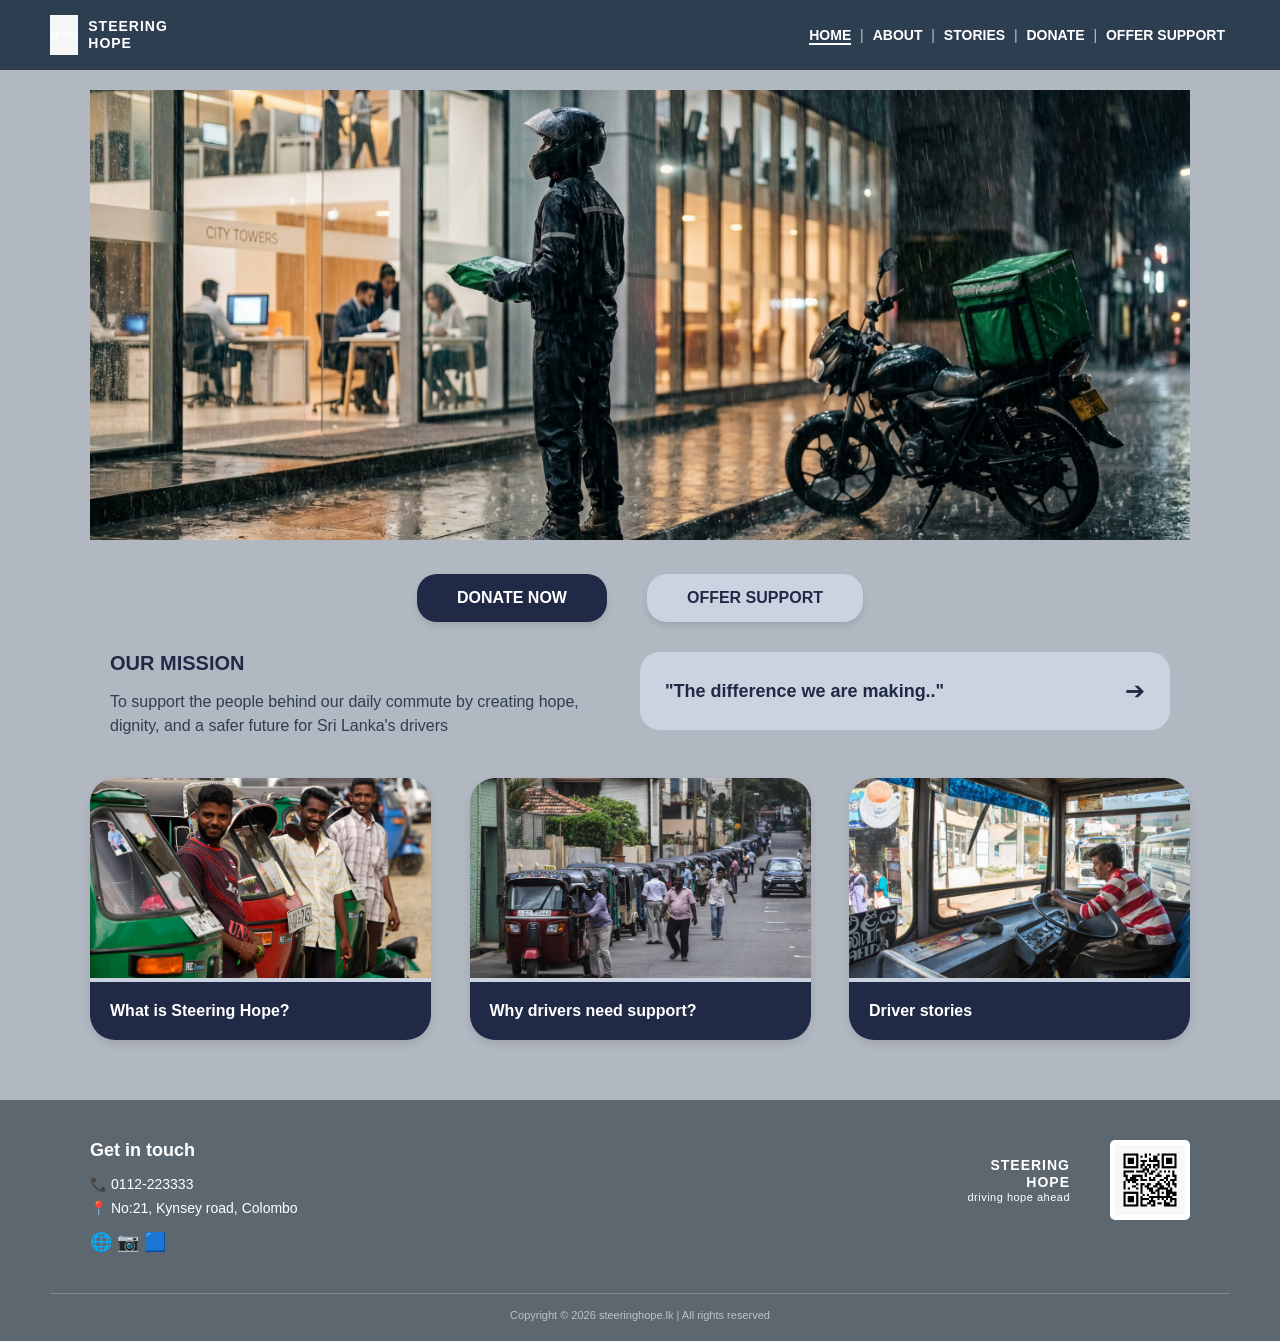
<file: index.html>
<!DOCTYPE html>
<html lang="en">
<head>
    <meta charset="UTF-8">
    <meta name="viewport" content="width=device-width, initial-scale=1.0">
    <title>Home Page</title>
    <link rel="stylesheet" href="style.css">
</head>
<body>

<header>
    <div class="header-container">
        <div class="logo-section">
            <img src="images/logo.png" alt="Steering Hope Logo" class="header-logo">
            <div class="logo-text">STEERING<br>HOPE</div>
        </div>
        <nav>
            <a href="index.html" class="active">HOME</a> | 
            <a href="#">ABOUT</a> | 
            <a href="#">STORIES</a> | 
            <a href="donation.html">DONATE</a> | 
            <a href="support.html">OFFER SUPPORT</a>
        </nav>
    </div>
</header>

<div class="slider">
    <img id="slide-image" src="images/slide1.jpeg">
</div>

<div class="buttons">
    <a href="donation.html">
        <button class="donate-btn">DONATE NOW</button>
    </a>
    <a href="support.html">
        <button class="support-btn">OFFER SUPPORT</button>
    </a>
</div>

<section class="info-section">
    <div class="mission-block">
        <h2>OUR MISSION</h2>
        <p>To support the people behind our daily commute by creating hope, dignity, and a safer future for Sri Lanka's drivers</p>
    </div>
    <div class="quote-block">
        <p>"The difference we are making.."</p>
        <span class="arrow-icon">➔</span>
    </div>
</section>

<section class="gallery">
    <div class="card">
        <img src="images/card1.jpeg" alt="What is Steering Hope?">
        <div class="card-content">
            <h3>What is Steering Hope?</h3>
        </div>
    </div>

    <div class="card">
        <img src="images/card2.jpeg" alt="Why drivers need support?">
        <div class="card-content">
            <h3>Why drivers need support?</h3>
        </div>
    </div>

    <div class="card">
        <img src="images/card3.jpeg" alt="Driver stories">
        <div class="card-content">
            <h3>Driver stories</h3>
        </div>
    </div>
</section>

<footer>
    <div class="footer-container">
        <div class="footer-contact">
            <h4>Get in touch</h4>
            <p>📞 0112-223333</p>
            <p>📍 No:21, Kynsey road, Colombo</p>
            <div class="social-icons">🌐 📷 🟦</div>
        </div>
        <div class="footer-right">
            <div class="footer-brand">
                <div class="logo-text">STEERING<br>HOPE</div>
                <div class="footer-subtext">driving hope ahead</div>
            </div>
            <div class="footer-qr-container">
                <!-- Replace with your generated QR code image file -->
                <img src="images/qrcode.png" alt="Website QR Code" class="qr-code-img">
            </div>
        </div>
    </div>
    <div class="copyright">
        Copyright © 2026 steeringhope.lk | All rights reserved
    </div>
</footer>

<script src="script.js"></script>
</body>
</html>
</file>
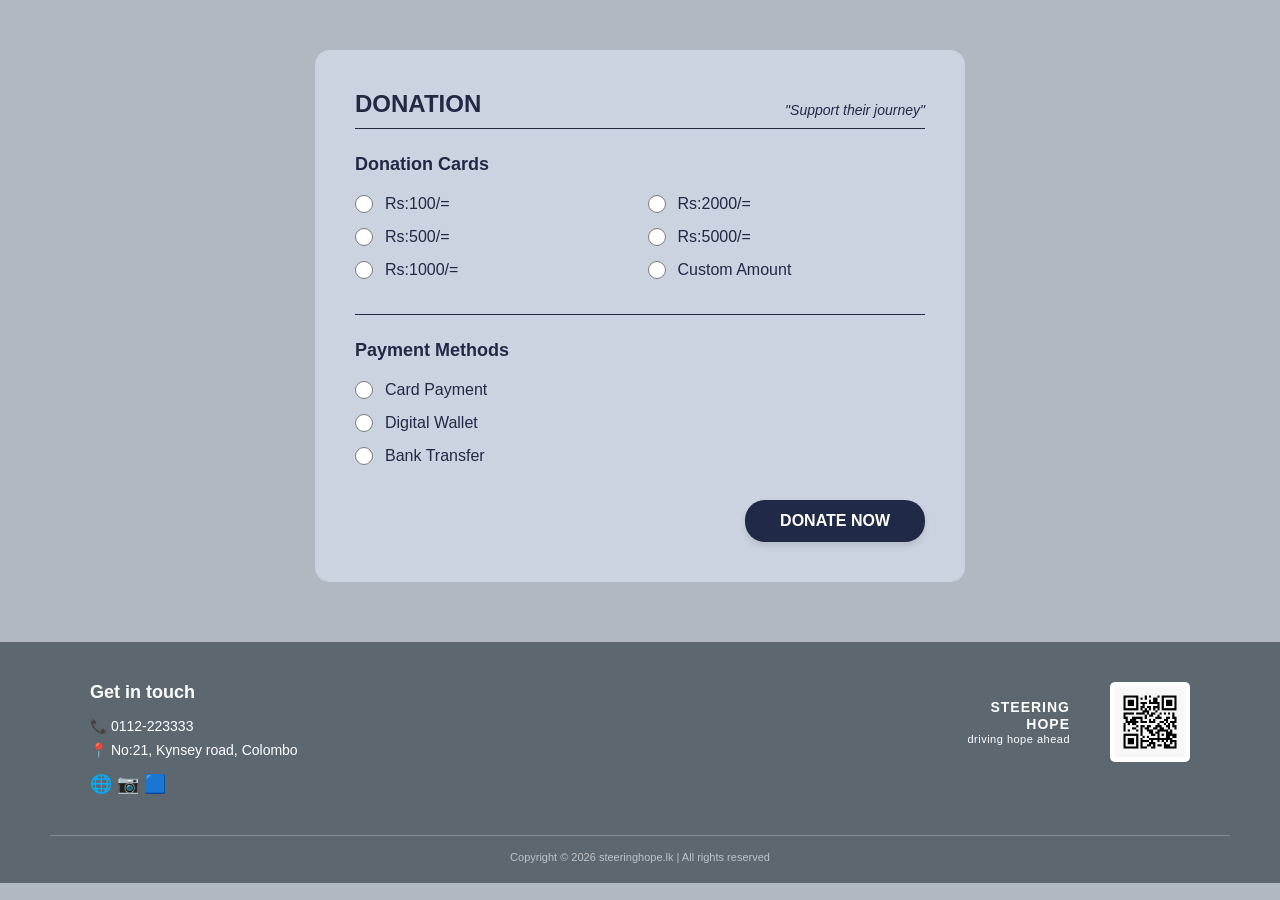
<file: donation.html>
<!DOCTYPE html>
<html lang="en">
<head>
    <meta charset="UTF-8">
    <meta name="viewport" content="width=device-width, initial-scale=1.0">
    <title>Donation Page</title>
    <link rel="stylesheet" href="style.css">
</head>
<body>

<div class="form-container">
    <div class="form-header">
        <h1>DONATION</h1>
        <span class="tagline">"Support their journey"</span>
    </div>

    <hr class="section-divider">

    <h3>Donation Cards</h3>
    <div class="radio-grid">
        <label class="custom-radio"><input type="radio" name="amount"> Rs:100/=</label>
        <label class="custom-radio"><input type="radio" name="amount"> Rs:2000/=</label>
        <label class="custom-radio"><input type="radio" name="amount"> Rs:500/=</label>
        <label class="custom-radio"><input type="radio" name="amount"> Rs:5000/=</label>
        <label class="custom-radio"><input type="radio" name="amount"> Rs:1000/=</label>
        <label class="custom-radio"><input type="radio" name="amount"> Custom Amount</label>
    </div>

    <hr class="section-divider">

    <h3>Payment Methods</h3>
    <div class="radio-list">
        <label class="custom-radio"><input type="radio" name="payment"> Card Payment</label>
        <label class="custom-radio"><input type="radio" name="payment"> Digital Wallet</label>
        <label class="custom-radio"><input type="radio" name="payment"> Bank Transfer</label>
    </div>

    <div class="form-actions">
        <button class="submit-btn font-right">DONATE NOW</button>
    </div>
</div>

<footer>
    <div class="footer-container">
        <div class="footer-contact">
            <h4>Get in touch</h4>
            <p>📞 0112-223333</p>
            <p>📍 No:21, Kynsey road, Colombo</p>
            <div class="social-icons">🌐 📷 🟦</div>
        </div>
        <div class="footer-right">
            <div class="footer-brand">
                <div class="logo-text">STEERING<br>HOPE</div>
                <div class="footer-subtext">driving hope ahead</div>
            </div>
            <div class="footer-qr-container">
                <img src="images/qrcode.png" alt="Website QR Code" class="qr-code-img">
            </div>
        </div>
    </div>
    <div class="copyright">
        Copyright © 2026 steeringhope.lk | All rights reserved
    </div>
</footer>

</body>
</html>
</file>
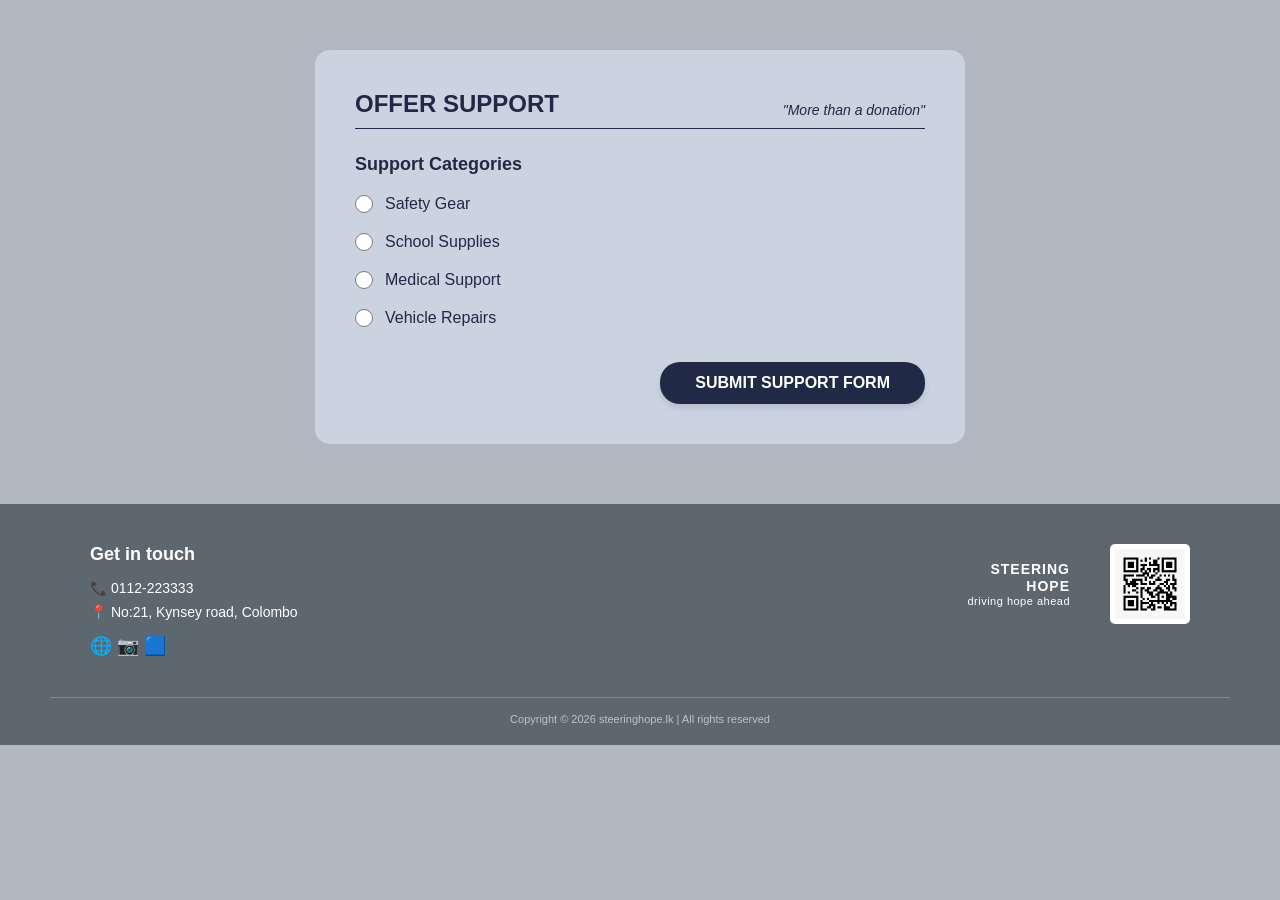
<file: support.html>
<!DOCTYPE html>
<html lang="en">
<head>
    <meta charset="UTF-8">
    <meta name="viewport" content="width=device-width, initial-scale=1.0">
    <title>Offer Support</title>
    <link rel="stylesheet" href="style.css">
</head>
<body>

<div class="form-container">
    <div class="form-header">
        <h1>OFFER SUPPORT</h1>
        <span class="tagline">"More than a donation"</span>
    </div>

    <hr class="section-divider">

    <h3>Support Categories</h3>
    <div class="radio-list vertical-spacing">
        <label class="custom-radio"><input type="radio" name="support"> Safety Gear</label>
        <label class="custom-radio"><input type="radio" name="support"> School Supplies</label>
        <label class="custom-radio"><input type="radio" name="support"> Medical Support</label>
        <label class="custom-radio"><input type="radio" name="support"> Vehicle Repairs</label>
    </div>

    <div class="form-actions">
        <button class="submit-btn font-right">SUBMIT SUPPORT FORM</button>
    </div>
</div>

<footer>
    <div class="footer-container">
        <div class="footer-contact">
            <h4>Get in touch</h4>
            <p>📞 0112-223333</p>
            <p>📍 No:21, Kynsey road, Colombo</p>
            <div class="social-icons">🌐 📷 🟦</div>
        </div>
        <div class="footer-right">
            <div class="footer-brand">
                <div class="logo-text">STEERING<br>HOPE</div>
                <div class="footer-subtext">driving hope ahead</div>
            </div>
            <div class="footer-qr-container">
                <img src="images/qrcode.png" alt="Website QR Code" class="qr-code-img">
            </div>
        </div>
    </div>
    <div class="copyright">
        Copyright © 2026 steeringhope.lk | All rights reserved
    </div>
</footer>

</body>
</html>
</file>
<file: style.css>
*{
    margin:0;
    padding:0;
    box-sizing:border-box;
    font-family:Arial, sans-serif;
}

body{
    background:#b2b8c2; /* Adjusted to match your mockups' slate grey background */
}

header{
    background:#2c3e50;
    color:white;
    padding:15px 50px;
}

.header-container {
    display: flex;
    justify-content: space-between;
    align-items: center;
    max-width: 1200px;
    margin: 0 auto;
}

.logo-section {
    display: flex;
    align-items: center;
    gap: 10px;
}

.header-logo {
    height: 40px;
    width: auto;
}

.logo-text {
    font-weight: bold;
    font-size: 14px;
    line-height: 1.2;
    letter-spacing: 1px;
}

nav {
    font-size: 14px;
    color: #bdc3c7;
}

nav a {
    color: white;
    text-decoration: none;
    margin: 0 5px;
    font-weight: bold;
}

nav a.active {
    border-bottom: 2px solid white;
}

.slider{
    width:100%;
    max-width: 1200px;
    margin: 0 auto;
    padding: 20px 50px 0 50px;
}

.slider img{
    width:100%;
    height:450px;
    object-fit:cover;
}

.buttons{
    text-align:center;
    margin: 30px 0;
    display: flex;
    justify-content: center;
    gap: 40px;
}

button{
    padding:15px 40px;
    border:none;
    cursor:pointer;
    font-size:16px;
    font-weight: bold;
    box-shadow: 0px 4px 6px rgba(0,0,0,0.1);
}

.donate-btn{
    background:#202945;
    color:white;
    border-radius: 20px;
}

.support-btn{
    background:#cbd3e1;
    color:#202945;
    border-radius: 20px;
}

/* Info Section Content Layout */
.info-section {
    display: flex;
    max-width: 1100px;
    margin: 20px auto;
    gap: 50px;
    padding: 0 20px;
}

.mission-block {
    flex: 1;
}

.mission-block h2 {
    font-size: 20px;
    margin-bottom: 15px;
    color: #202945;
}

.mission-block p {
    font-size: 16px;
    line-height: 1.5;
    color: #2c3e50;
}

.quote-block {
    flex: 1;
    background: #cbd3e1;
    border-radius: 20px;
    padding: 25px;
    display: flex;
    justify-content: space-between;
    align-items: center;
    height: fit-content;
}

.quote-block p {
    font-size: 18px;
    font-weight: bold;
    color: #202945;
}

.arrow-icon {
    font-size: 24px;
    color: #202945;
}

/* Gallery and Card Alterations */
.gallery{
    width:100%;
    max-width: 1100px;
    margin:40px auto;
    display:flex;
    justify-content: space-between;
    gap:20px;
}

.card{
    width: 31%;
    background:#cbd3e1;
    border-radius:25px;
    overflow:hidden;
    box-shadow: 0 4px 8px rgba(0,0,0,0.1);
}

.card img{
    width:100%;
    height:200px;
    object-fit:cover;
}

.card-content {
    background: #202945;
    color: white;
    padding: 20px;
    text-align: left;
}

.card h3{
    font-size: 16px;
    margin: 0;
}

/* Forms Styling rules */
.form-container{
    width: 100%;
    max-width:650px;
    margin:50px auto;
    background:#cbd3e1;
    padding:40px;
    border-radius:15px;
}

.form-header {
    display: flex;
    justify-content: space-between;
    align-items: flex-end;
    margin-bottom: 10px;
}

.form-header h1 {
    font-size: 24px;
    color: #202945;
    margin: 0;
}

.tagline {
    font-style: italic;
    color: #202945;
    font-size: 14px;
}

.section-divider {
    border: 0;
    height: 1px;
    background: #202945;
    margin-bottom: 25px;
}

.form-container h3 {
    color: #202945;
    margin-bottom: 20px;
    font-size: 18px;
}

.radio-grid {
    display: grid;
    grid-template-columns: 1fr 1fr;
    gap: 15px;
    margin-bottom: 35px;
}

.radio-list {
    display: flex;
    flex-direction: column;
    gap: 15px;
    margin-bottom: 35px;
}

.vertical-spacing {
    gap: 20px;
}

.custom-radio {
    display: flex;
    align-items: center;
    gap: 12px;
    font-size: 16px;
    color: #202945;
    cursor: pointer;
}

.custom-radio input {
    width: 18px;
    height: 18px;
    accent-color: #202945;
}

.form-actions {
    display: flex;
    justify-content: flex-end;
}

.submit-btn{
    background:#202945;
    color:white;
    border-radius: 20px;
    padding: 12px 35px;
}

/* Footer Section styling */
footer {
    background: #5d6770;
    color: white;
    padding: 40px 50px 20px 50px;
    margin-top: 60px;
}

.footer-container {
    max-width: 1100px;
    margin: 0 auto;
    display: flex;
    justify-content: space-between;
    align-items: flex-start;
}

.footer-contact h4 {
    font-size: 18px;
    margin-bottom: 15px;
}

.footer-contact p {
    margin-bottom: 8px;
    font-size: 14px;
}

.social-icons {
    margin-top: 15px;
    font-size: 18px;
    display: flex;
    gap: 10px;
}

.footer-right {
    display: flex;
    align-items: center;
    gap: 40px;
}

.footer-brand {
    text-align: right;
}

.footer-subtext {
    font-size: 11px;
    text-transform: lowercase;
    letter-spacing: 0.5px;
}

.footer-qr-container {
    background: white;
    padding: 5px;
    border-radius: 5px;
    display: flex;
    align-items: center;
    justify-content: center;
}

.qr-code-img {
    width: 70px;
    height: 70px;
}

.copyright {
    text-align: center;
    font-size: 11px;
    margin-top: 40px;
    border-top: 1px solid #7f8c8d;
    padding-top: 15px;
    color: #bdc3c7;
}
/* =========================
   MOBILE RESPONSIVE DESIGN
========================= */

@media (max-width: 768px) {

    header {
        padding: 10px 15px;
    }

    .header-container {
        flex-direction: column;
        gap: 10px;
        text-align: center;
    }

    nav {
        font-size: 12px;
    }

    .slider img {
        height: 220px;
    }

    .buttons {
        flex-direction: column;
        gap: 15px;
    }

    .info-section {
        flex-direction: column;
        text-align: center;
    }

    .gallery {
        flex-direction: column;
        align-items: center;
    }

    .card {
        width: 90%;
    }

    .form-container {
        width: 90%;
        padding: 20px;
    }

    .radio-grid {
        grid-template-columns: 1fr;
    }

    .footer-container {
        flex-direction: column;
        text-align: center;
        gap: 20px;
    }

    .footer-right {
        flex-direction: column;
    }
}
</file>
